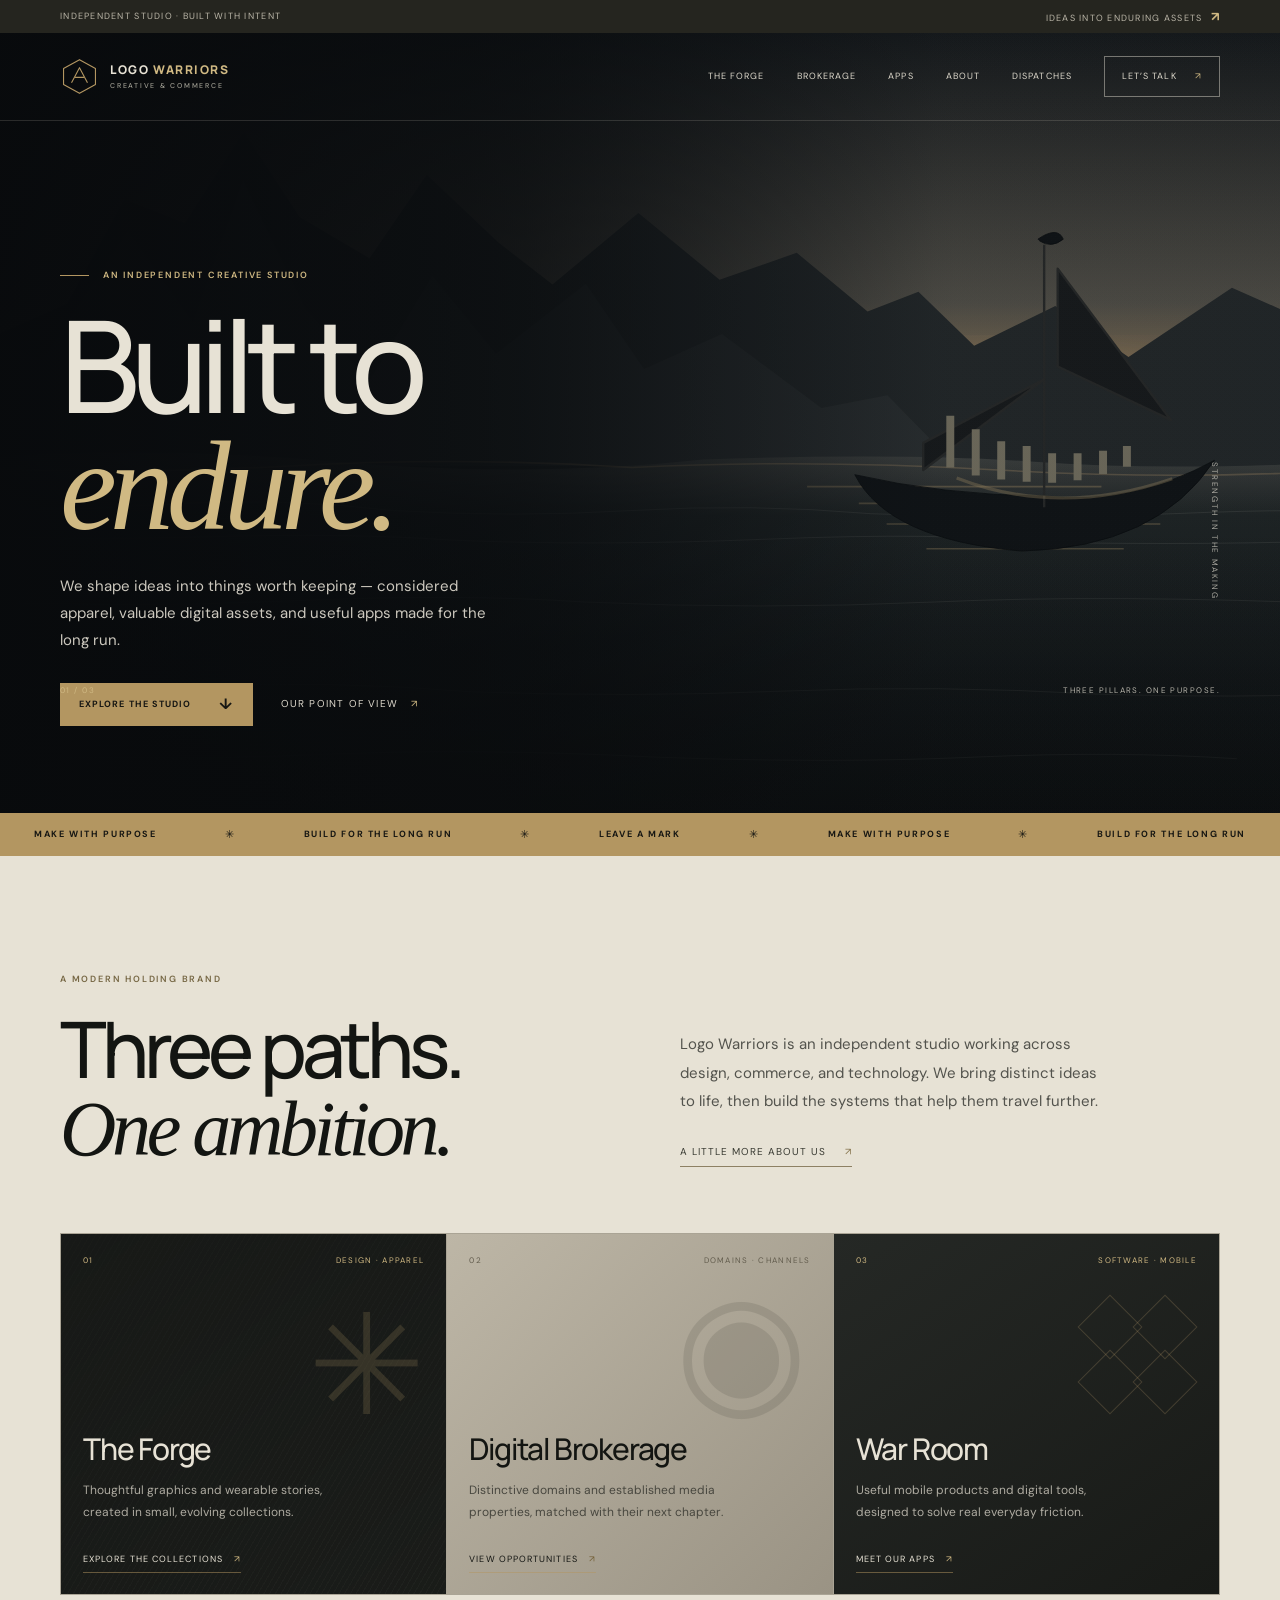
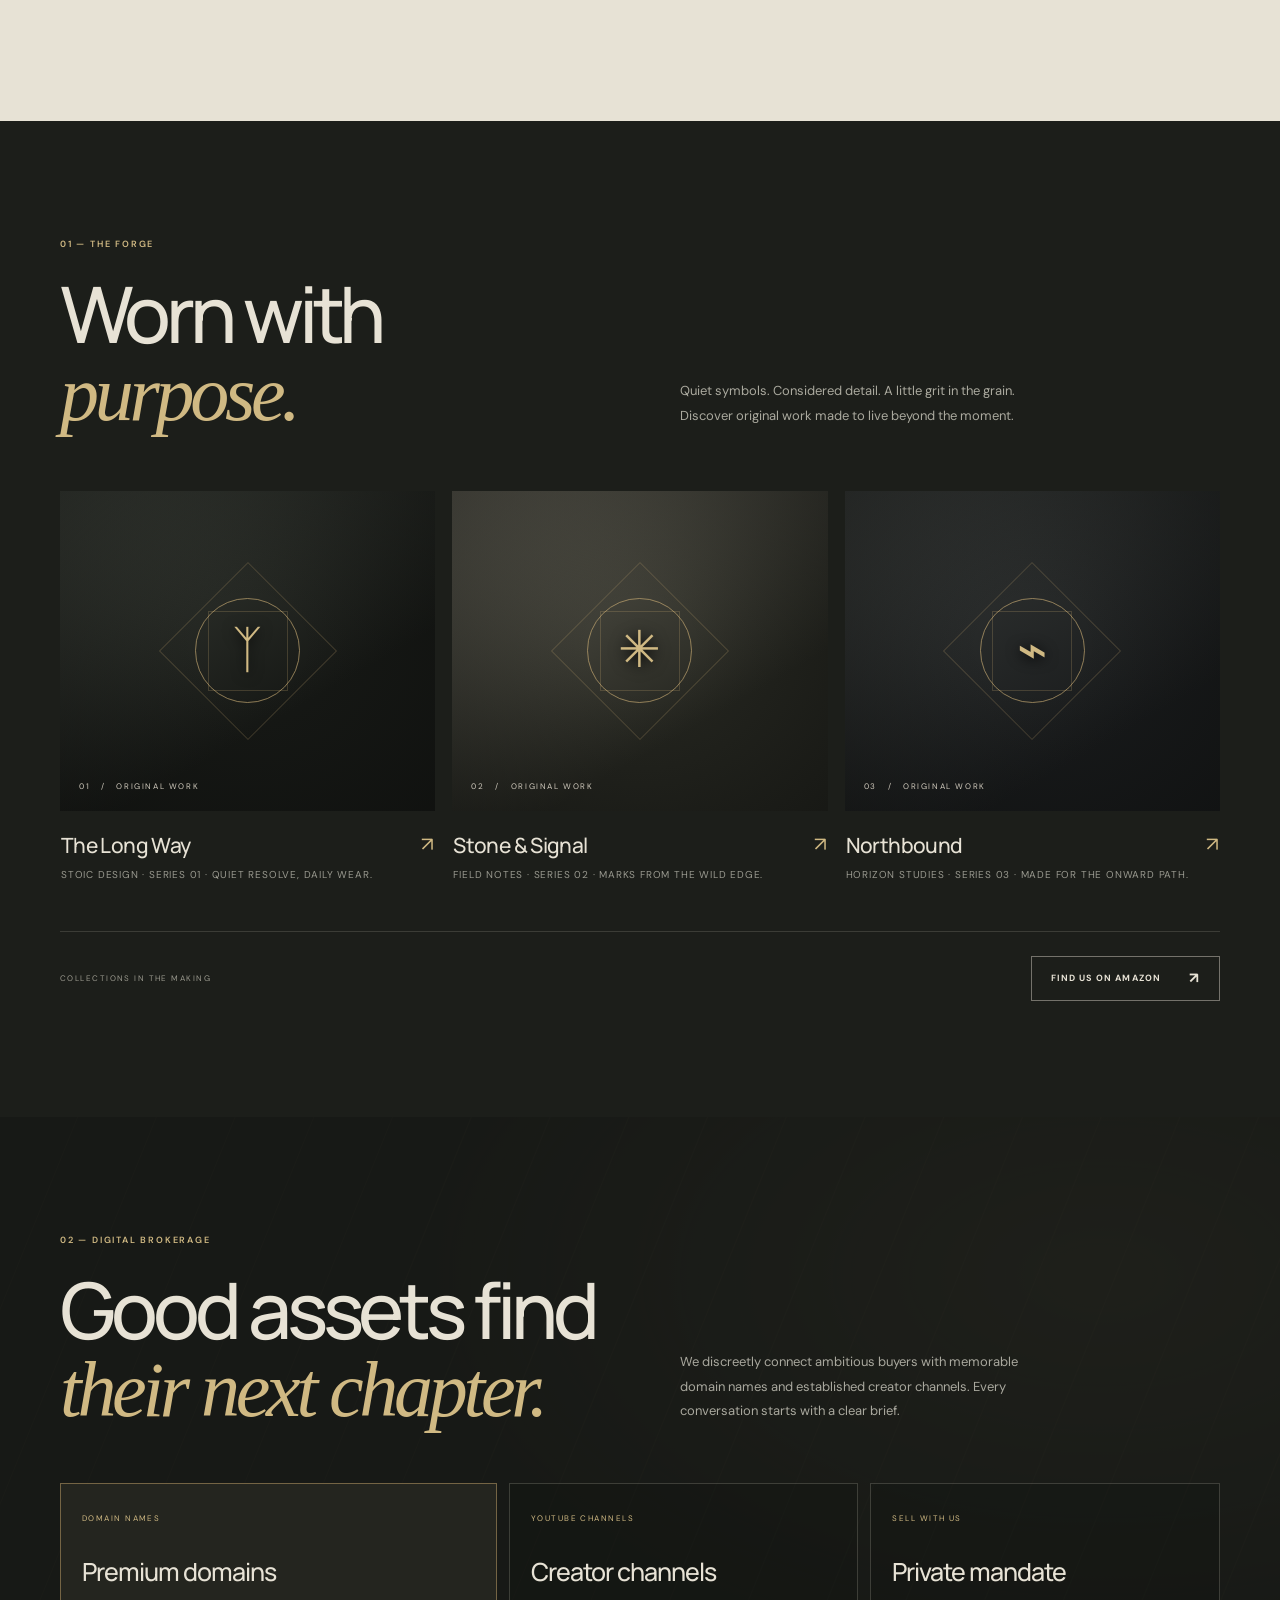
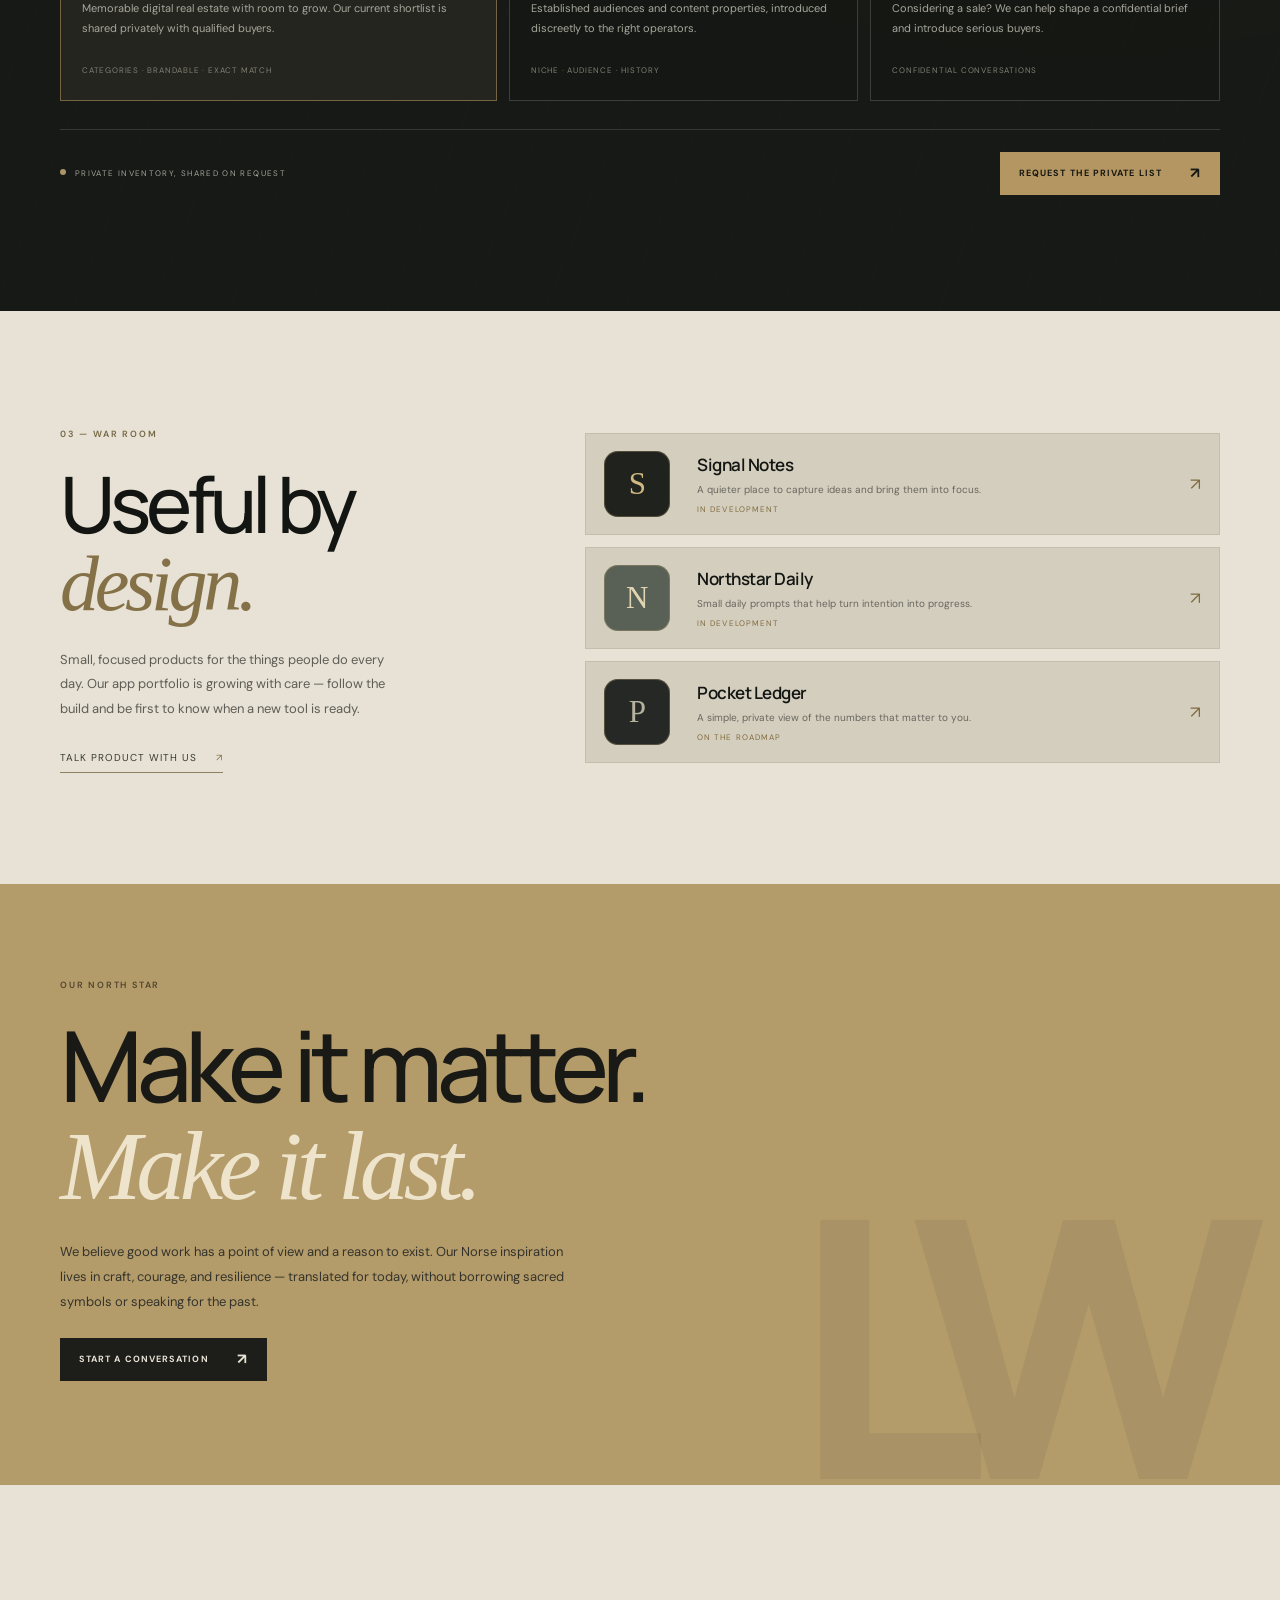
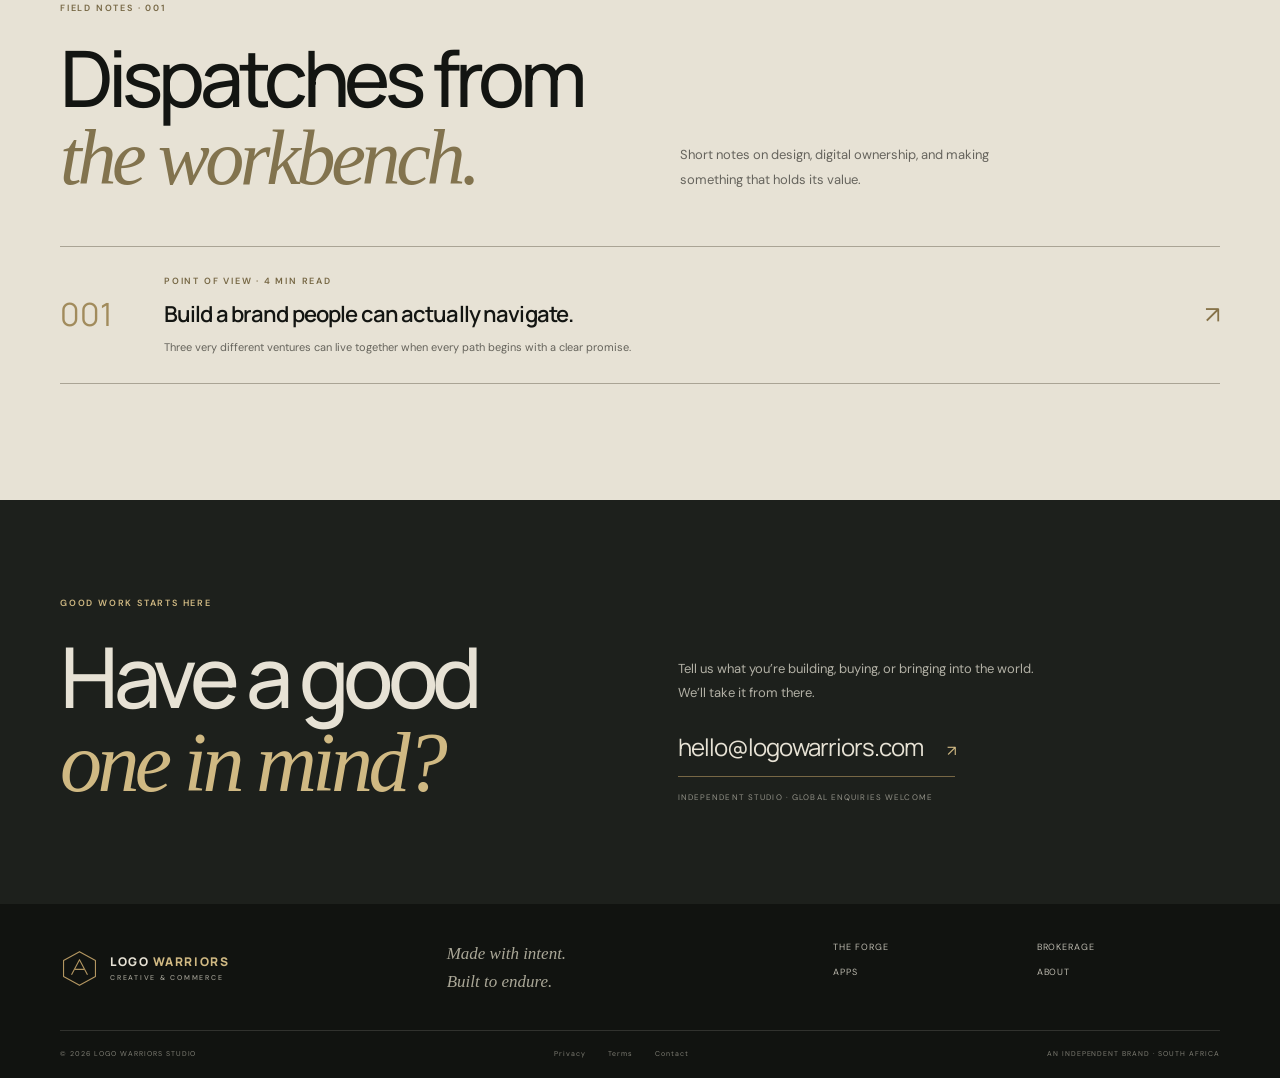
<file: index.html>
<!doctype html>
<html lang="en">
<head>
  <meta charset="utf-8">
  <meta name="viewport" content="width=device-width,initial-scale=1">
  <meta name="theme-color" content="#111310">
  <meta name="description" content="Logo Warriors is an independent creative and commerce studio forging distinctive apparel, brokering digital assets, and building useful apps.">
  <meta property="og:type" content="website">
  <meta property="og:title" content="Logo Warriors — Built to endure">
  <meta property="og:description" content="Apparel, digital assets and useful apps. Made with intent. Built to endure.">
  <meta property="og:url" content="https://logowarriors.com/">
  <meta property="og:image" content="https://logowarriors.com/assets/fjord-hero.svg">
  <meta name="twitter:card" content="summary_large_image">
  <link rel="canonical" href="https://logowarriors.com/">
  <title>Logo Warriors — Built to endure</title>
  <link rel="icon" href="/assets/favicon.svg" type="image/svg+xml">
  <link rel="preconnect" href="https://fonts.googleapis.com">
  <link rel="preconnect" href="https://fonts.gstatic.com" crossorigin>
  <link href="https://fonts.googleapis.com/css2?family=DM+Sans:wght@400;500;600;700&family=Manrope:wght@400;500;600;700;800&display=swap" rel="stylesheet">
  <link rel="stylesheet" href="/styles.css">
  <script type="application/ld+json">{"@context":"https://schema.org","@type":"Organization","name":"Logo Warriors","url":"https://logowarriors.com","description":"Independent creative and commerce studio."}</script>
</head>
<body>
  <a class="skip-link" href="#main">Skip to content</a>
  <div class="announcement"><span>Independent studio · Built with intent</span><span>Ideas into enduring assets <b>↗</b></span></div>
  <header class="site-header">
    <a class="brand" href="#home" aria-label="Logo Warriors home"><span class="brand-mark" aria-hidden="true"><svg viewBox="0 0 44 44"><path d="M22 3 40 13v18L22 41 4 31V13L22 3Z"/><path d="m13 29 9-17 9 17M17 23h10"/></svg></span><span class="brand-name">LOGO <em>WARRIORS</em><small>CREATIVE &amp; COMMERCE</small></span></a>
    <button class="menu-toggle" aria-expanded="false" aria-controls="primary-nav" aria-label="Open navigation"><span></span><span></span></button>
    <nav id="primary-nav" class="primary-nav" aria-label="Primary navigation"><a href="#forge">The Forge</a><a href="#brokerage">Brokerage</a><a href="#apps">Apps</a><a href="#about">About</a><a href="#dispatches">Dispatches</a><a class="nav-contact" href="#contact">Let’s talk <span>↗</span></a></nav>
  </header>
  <main id="main">
    <section class="hero" id="home" aria-labelledby="hero-title"><div class="hero-art" role="img" aria-label="A longship crossing a misty fjord at dawn"></div><div class="hero-shade"></div><div class="hero-content wrap"><p class="eyebrow"><span class="eyebrow-line"></span> AN INDEPENDENT CREATIVE STUDIO</p><h1 id="hero-title">Built to<br><i>endure.</i></h1><p class="hero-intro">We shape ideas into things worth keeping — considered apparel, valuable digital assets, and useful apps made for the long run.</p><div class="hero-actions"><a class="button button-brass" href="#pillars">Explore the studio <span>↓</span></a><a class="text-link" href="#about">Our point of view <span>↗</span></a></div><div class="hero-index"><span>01 / 03</span><span>THREE PILLARS. ONE PURPOSE.</span></div></div><div class="hero-vertical">STRENGTH IN THE MAKING</div></section>
    <section class="ticker" aria-label="Studio principles"><div class="ticker-track"><span>MAKE WITH PURPOSE</span><b>✳</b><span>BUILD FOR THE LONG RUN</span><b>✳</b><span>LEAVE A MARK</span><b>✳</b><span>MAKE WITH PURPOSE</span><b>✳</b><span>BUILD FOR THE LONG RUN</span></div></section>
    <section class="intro section-pad" id="pillars"><div class="wrap intro-grid"><div><p class="eyebrow dark-eyebrow">A MODERN HOLDING BRAND</p><h2>Three paths.<br><i>One ambition.</i></h2></div><div class="intro-copy"><p>Logo Warriors is an independent studio working across design, commerce, and technology. We bring distinct ideas to life, then build the systems that help them travel further.</p><a class="underlined" href="#about">A little more about us <span>↗</span></a></div></div><div class="wrap pillar-grid">
      <article class="pillar pillar-apparel"><div class="pillar-top"><span>01</span><span>DESIGN · APPAREL</span></div><div class="pillar-symbol symbol-thread" aria-hidden="true">✳</div><div class="pillar-body"><h3>The Forge</h3><p>Thoughtful graphics and wearable stories, created in small, evolving collections.</p><a class="arrow-link" href="#forge">Explore the collections <span>↗</span></a></div></article>
      <article class="pillar pillar-broker"><div class="pillar-top"><span>02</span><span>DOMAINS · CHANNELS</span></div><div class="pillar-symbol symbol-orbit" aria-hidden="true">◉</div><div class="pillar-body"><h3>Digital Brokerage</h3><p>Distinctive domains and established media properties, matched with their next chapter.</p><a class="arrow-link" href="#brokerage">View opportunities <span>↗</span></a></div></article>
      <article class="pillar pillar-apps"><div class="pillar-top"><span>03</span><span>SOFTWARE · MOBILE</span></div><div class="pillar-symbol symbol-grid" aria-hidden="true"><span></span><span></span><span></span><span></span></div><div class="pillar-body"><h3>War Room</h3><p>Useful mobile products and digital tools, designed to solve real everyday friction.</p><a class="arrow-link" href="#apps">Meet our apps <span>↗</span></a></div></article>
    </div></section>
    <section class="feature section-pad" id="forge"><div class="wrap feature-head"><div><p class="eyebrow">01 — THE FORGE</p><h2>Worn with <i>purpose.</i></h2></div><p>Quiet symbols. Considered detail. A little grit in the grain. Discover original work made to live beyond the moment.</p></div><div class="wrap collection-grid" id="collections"></div><div class="wrap feature-foot"><span>COLLECTIONS IN THE MAKING</span><a class="button button-outline" href="https://www.amazon.com/" target="_blank" rel="noopener noreferrer">Find us on Amazon <span>↗</span></a></div></section>
    <section class="brokerage section-pad" id="brokerage"><div class="brokerage-texture"></div><div class="wrap"><div class="feature-head"><div><p class="eyebrow">02 — DIGITAL BROKERAGE</p><h2>Good assets find<br><i>their next chapter.</i></h2></div><p>We discreetly connect ambitious buyers with memorable domain names and established creator channels. Every conversation starts with a clear brief.</p></div><div class="brokerage-grid" id="listings"></div><div class="brokerage-bottom"><div><span class="status-dot"></span>PRIVATE INVENTORY, SHARED ON REQUEST</div><a class="button button-brass" href="#contact">Request the private list <span>↗</span></a></div></div></section>
    <section class="apps-section section-pad" id="apps"><div class="wrap apps-layout"><div class="apps-copy"><p class="eyebrow dark-eyebrow">03 — WAR ROOM</p><h2>Useful by<br><i>design.</i></h2><p>Small, focused products for the things people do every day. Our app portfolio is growing with care — follow the build and be first to know when a new tool is ready.</p><a class="underlined" href="#contact">Talk product with us <span>↗</span></a></div><div class="app-cards" id="app-cards"></div></div></section>
    <section class="manifesto" id="about"><div class="wrap manifesto-inner"><p class="eyebrow">OUR NORTH STAR</p><h2>Make it matter.<br><i>Make it last.</i></h2><p>We believe good work has a point of view and a reason to exist. Our Norse inspiration lives in craft, courage, and resilience — translated for today, without borrowing sacred symbols or speaking for the past.</p><a class="button button-light" href="#contact">Start a conversation <span>↗</span></a><div class="manifesto-mark" aria-hidden="true">LW</div></div></section>
    <section class="dispatches section-pad" id="dispatches"><div class="wrap feature-head"><div><p class="eyebrow dark-eyebrow">FIELD NOTES · 001</p><h2>Dispatches from<br><i>the workbench.</i></h2></div><p>Short notes on design, digital ownership, and making something that holds its value.</p></div><div class="wrap dispatch-card"><div class="dispatch-number">001</div><div><p class="eyebrow dark-eyebrow">POINT OF VIEW · 4 MIN READ</p><h3>Build a brand people can actually navigate.</h3><p>Three very different ventures can live together when every path begins with a clear promise.</p></div><a class="dispatch-arrow" href="#about" aria-label="Read our point of view">↗</a></div></section>
    <section class="contact-section" id="contact"><div class="wrap contact-grid"><div><p class="eyebrow">GOOD WORK STARTS HERE</p><h2>Have a good<br><i>one in mind?</i></h2></div><div class="contact-info"><p>Tell us what you’re building, buying, or bringing into the world. We’ll take it from there.</p><a class="contact-email" data-email href="mailto:hello@logowarriors.com">hello@logowarriors.com <span>↗</span></a><span class="reply-note">Independent studio · Global enquiries welcome</span></div></div></section>
  </main>
  <footer class="site-footer"><div class="wrap footer-top"><a class="brand footer-brand" href="#home"><span class="brand-mark" aria-hidden="true"><svg viewBox="0 0 44 44"><path d="M22 3 40 13v18L22 41 4 31V13L22 3Z"/><path d="m13 29 9-17 9 17M17 23h10"/></svg></span><span class="brand-name">LOGO <em>WARRIORS</em><small>CREATIVE &amp; COMMERCE</small></span></a><p>Made with intent.<br>Built to endure.</p><nav aria-label="Footer navigation"><a href="#forge">The Forge</a><a href="#brokerage">Brokerage</a><a href="#apps">Apps</a><a href="#about">About</a></nav></div><div class="wrap footer-bottom"><span>© <span id="year"></span> LOGO WARRIORS STUDIO</span><div><a href="/privacy.html">Privacy</a><a href="/terms.html">Terms</a><a href="mailto:hello@logowarriors.com">Contact</a></div><span>AN INDEPENDENT BRAND · SOUTH AFRICA</span></div></footer>
  <script src="/script.js" defer></script>
</body>
</html>
</file>
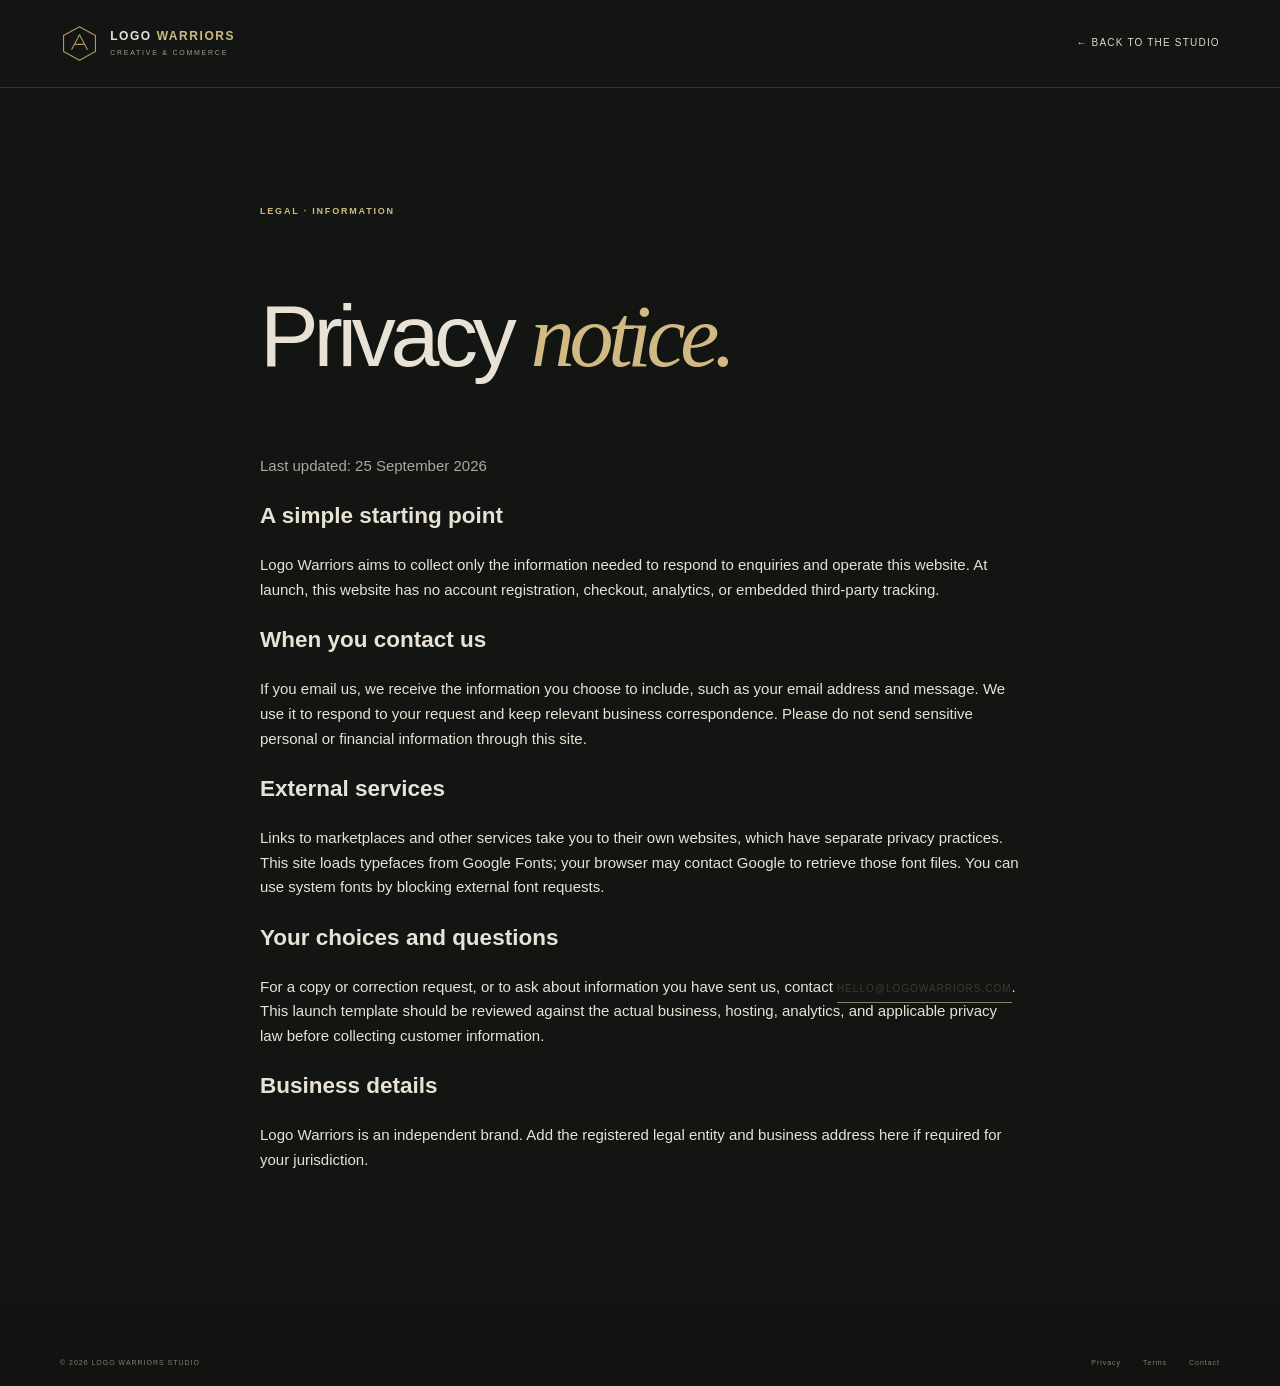
<file: privacy.html>
<!doctype html><html lang="en"><head><meta charset="utf-8"><meta name="viewport" content="width=device-width,initial-scale=1"><meta name="theme-color" content="#111310"><meta name="description" content="Logo Warriors privacy information."><title>Privacy · Logo Warriors</title><link rel="icon" href="/assets/favicon.svg" type="image/svg+xml"><link rel="stylesheet" href="/styles.css"></head><body><header class="site-header" style="position:relative;top:0;background:#131512"><a class="brand" href="/"><span class="brand-mark"><svg viewBox="0 0 44 44"><path d="M22 3 40 13v18L22 41 4 31V13L22 3Z"/><path d="m13 29 9-17 9 17M17 23h10"/></svg></span><span class="brand-name">LOGO <em>WARRIORS</em><small>CREATIVE &amp; COMMERCE</small></span></a><a class="text-link" href="/">← Back to the studio</a></header><main class="section-pad"><article class="wrap" style="max-width:760px"><p class="eyebrow">LEGAL · INFORMATION</p><h1 style="font:500 clamp(52px,8vw,88px)/1 var(--display);letter-spacing:-.06em">Privacy <i style="font-family:Georgia,serif;color:var(--brass-light)">notice.</i></h1><p style="color:#aaa99e;margin-top:32px">Last updated: 25 September 2026</p><h2>A simple starting point</h2><p>Logo Warriors aims to collect only the information needed to respond to enquiries and operate this website. At launch, this website has no account registration, checkout, analytics, or embedded third-party tracking.</p><h2>When you contact us</h2><p>If you email us, we receive the information you choose to include, such as your email address and message. We use it to respond to your request and keep relevant business correspondence. Please do not send sensitive personal or financial information through this site.</p><h2>External services</h2><p>Links to marketplaces and other services take you to their own websites, which have separate privacy practices. This site loads typefaces from Google Fonts; your browser may contact Google to retrieve those font files. You can use system fonts by blocking external font requests.</p><h2>Your choices and questions</h2><p>For a copy or correction request, or to ask about information you have sent us, contact <a class="underlined" href="mailto:hello@logowarriors.com">hello@logowarriors.com</a>. This launch template should be reviewed against the actual business, hosting, analytics, and applicable privacy law before collecting customer information.</p><h2>Business details</h2><p>Logo Warriors is an independent brand. Add the registered legal entity and business address here if required for your jurisdiction.</p></article></main><footer class="site-footer"><div class="wrap footer-bottom"><span>© 2026 LOGO WARRIORS STUDIO</span><div><a href="/privacy.html">Privacy</a><a href="/terms.html">Terms</a><a href="mailto:hello@logowarriors.com">Contact</a></div></div></footer></body></html>
</file>
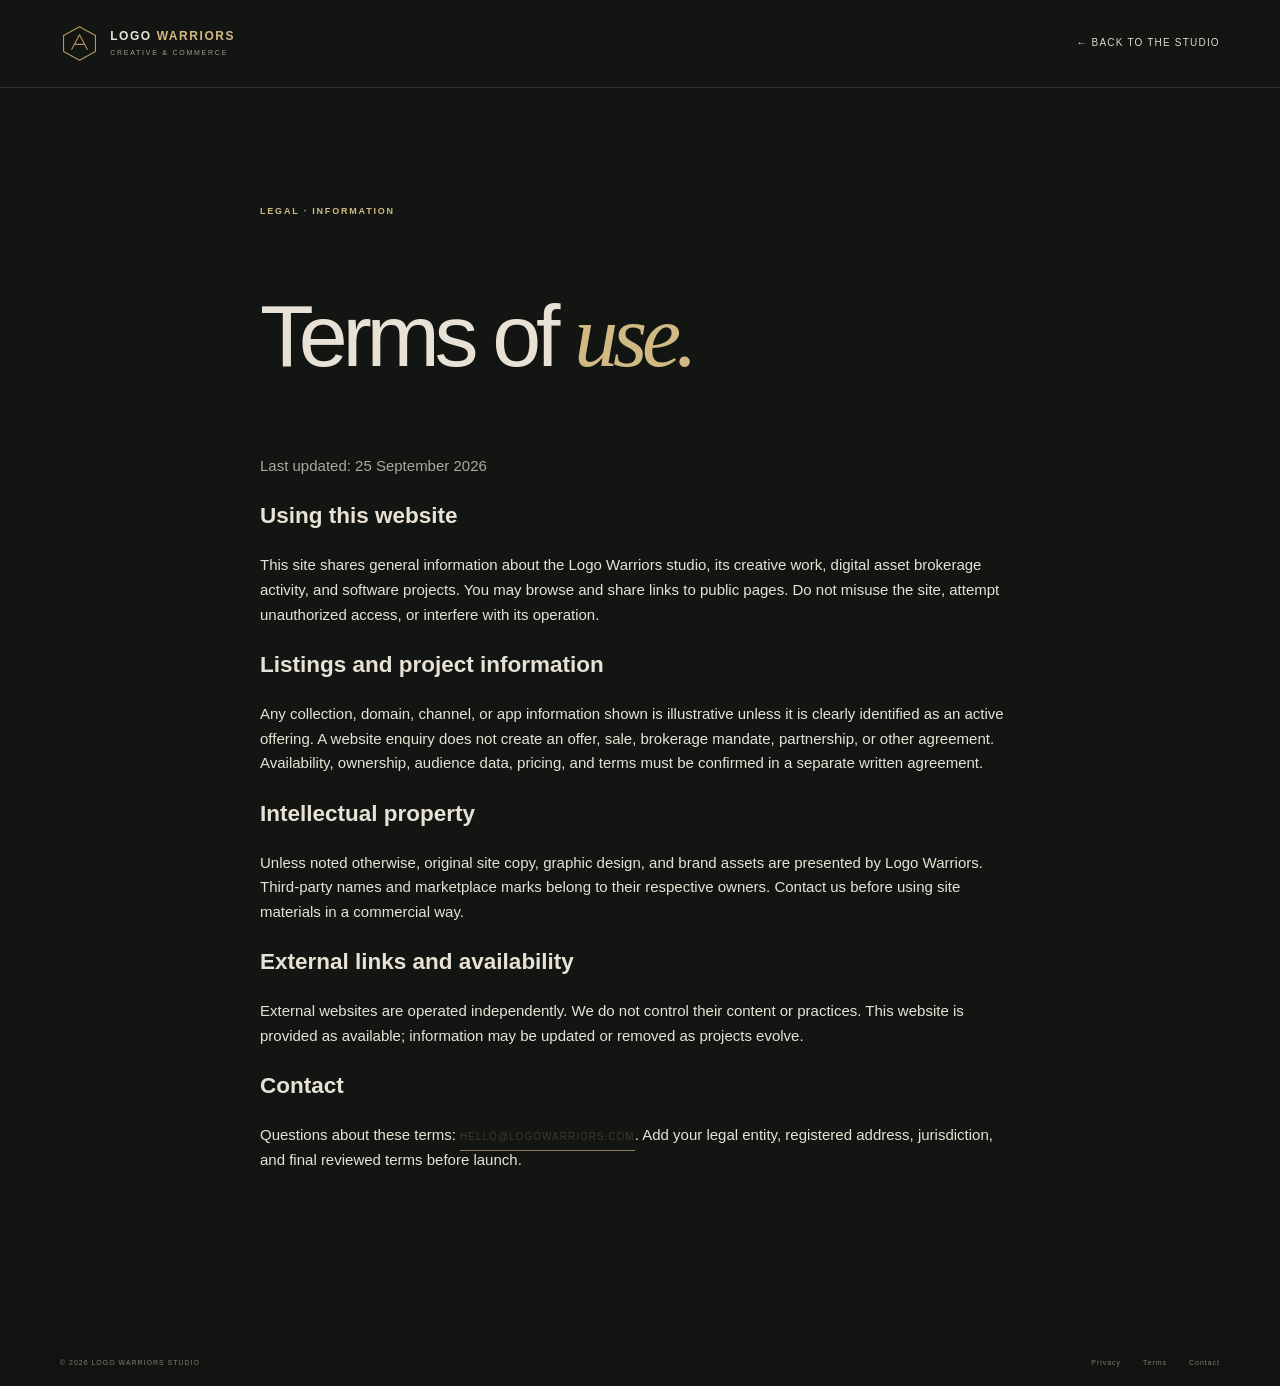
<file: terms.html>
<!doctype html><html lang="en"><head><meta charset="utf-8"><meta name="viewport" content="width=device-width,initial-scale=1"><meta name="theme-color" content="#111310"><meta name="description" content="Logo Warriors website terms of use."><title>Terms · Logo Warriors</title><link rel="icon" href="/assets/favicon.svg" type="image/svg+xml"><link rel="stylesheet" href="/styles.css"></head><body><header class="site-header" style="position:relative;top:0;background:#131512"><a class="brand" href="/"><span class="brand-mark"><svg viewBox="0 0 44 44"><path d="M22 3 40 13v18L22 41 4 31V13L22 3Z"/><path d="m13 29 9-17 9 17M17 23h10"/></svg></span><span class="brand-name">LOGO <em>WARRIORS</em><small>CREATIVE &amp; COMMERCE</small></span></a><a class="text-link" href="/">← Back to the studio</a></header><main class="section-pad"><article class="wrap" style="max-width:760px"><p class="eyebrow">LEGAL · INFORMATION</p><h1 style="font:500 clamp(52px,8vw,88px)/1 var(--display);letter-spacing:-.06em">Terms of <i style="font-family:Georgia,serif;color:var(--brass-light)">use.</i></h1><p style="color:#aaa99e;margin-top:32px">Last updated: 25 September 2026</p><h2>Using this website</h2><p>This site shares general information about the Logo Warriors studio, its creative work, digital asset brokerage activity, and software projects. You may browse and share links to public pages. Do not misuse the site, attempt unauthorized access, or interfere with its operation.</p><h2>Listings and project information</h2><p>Any collection, domain, channel, or app information shown is illustrative unless it is clearly identified as an active offering. A website enquiry does not create an offer, sale, brokerage mandate, partnership, or other agreement. Availability, ownership, audience data, pricing, and terms must be confirmed in a separate written agreement.</p><h2>Intellectual property</h2><p>Unless noted otherwise, original site copy, graphic design, and brand assets are presented by Logo Warriors. Third-party names and marketplace marks belong to their respective owners. Contact us before using site materials in a commercial way.</p><h2>External links and availability</h2><p>External websites are operated independently. We do not control their content or practices. This website is provided as available; information may be updated or removed as projects evolve.</p><h2>Contact</h2><p>Questions about these terms: <a class="underlined" href="mailto:hello@logowarriors.com">hello@logowarriors.com</a>. Add your legal entity, registered address, jurisdiction, and final reviewed terms before launch.</p></article></main><footer class="site-footer"><div class="wrap footer-bottom"><span>© 2026 LOGO WARRIORS STUDIO</span><div><a href="/privacy.html">Privacy</a><a href="/terms.html">Terms</a><a href="mailto:hello@logowarriors.com">Contact</a></div></div></footer></body></html>
</file>
<file: styles.css>
:root{--ink:#131512;--ink-2:#1c1e1a;--bone:#e7e2d5;--paper:#d8d2c4;--muted:#87877c;--brass:#b39661;--brass-light:#d0b983;--line:rgba(231,226,213,.15);--sans:'DM Sans',Arial,sans-serif;--display:'Manrope','DM Sans',sans-serif}*{box-sizing:border-box}html{scroll-behavior:smooth;scroll-padding-top:90px}body{margin:0;background:var(--ink);color:var(--bone);font-family:var(--sans);font-size:15px;line-height:1.65;-webkit-font-smoothing:antialiased}a{color:inherit;text-decoration:none}button{font:inherit}.wrap{width:min(1160px,calc(100% - 56px));margin-inline:auto}.skip-link{position:absolute;top:-50px;left:20px;z-index:99;background:var(--bone);color:var(--ink);padding:10px 16px}.skip-link:focus{top:12px}.announcement{height:33px;padding:0 4.7%;display:flex;align-items:center;justify-content:space-between;background:#25251f;color:#bbb6a8;font-size:9px;letter-spacing:.14em;text-transform:uppercase}.announcement b{color:var(--brass-light);font-size:13px;margin-left:5px}.site-header{height:88px;padding:0 4.7%;display:flex;align-items:center;justify-content:space-between;border-bottom:1px solid var(--line);position:absolute;top:33px;left:0;right:0;z-index:10}.brand{display:flex;align-items:center;gap:11px}.brand-mark{width:39px;height:39px;display:block}.brand-mark svg{width:100%;height:100%;fill:none;stroke:var(--brass);stroke-width:1.25;stroke-linejoin:round}.brand-name{font-family:var(--display);font-size:12px;font-weight:800;letter-spacing:.13em;line-height:1.15}.brand-name em{font-style:normal;color:var(--brass-light)}.brand-name small{display:block;font-family:var(--sans);font-weight:500;font-size:7px;letter-spacing:.25em;color:#9f9d92;margin-top:5px}.primary-nav{display:flex;align-items:center;gap:32px;text-transform:uppercase;font-size:9px;letter-spacing:.12em;color:#ded9cc}.primary-nav a{transition:color .2s}.primary-nav a:hover,.underlined:hover,.arrow-link:hover{color:var(--brass-light)}.nav-contact{border:1px solid rgba(231,226,213,.45);padding:12px 17px}.nav-contact span{margin-left:15px;color:var(--brass-light)}.menu-toggle{display:none}.hero{height:min(780px,calc(100svh - 33px));min-height:650px;position:relative;overflow:hidden;padding-top:121px;background:#121517}.hero-art,.hero-shade{position:absolute;inset:0}.hero-art{background-image:url('/assets/fjord-hero.svg');background-size:cover;background-position:center 51%;transform:scale(1.02)}.hero-shade{background:linear-gradient(90deg,rgba(8,10,12,.88) 0%,rgba(8,10,12,.62) 37%,rgba(8,10,12,.08) 73%),linear-gradient(0deg,rgba(11,13,13,.66),transparent 36%)}.hero-content{position:relative;z-index:1;padding-top:114px}.eyebrow{margin:0 0 23px;color:var(--brass-light);font-size:9px;font-weight:600;letter-spacing:.2em;text-transform:uppercase}.eyebrow-line{display:inline-block;width:29px;height:1px;background:var(--brass);vertical-align:middle;margin-right:10px}.hero h1,.feature h2,.brokerage h2,.apps-section h2,.manifesto h2,.dispatches h2,.contact-section h2,.intro h2{font-family:var(--display);font-weight:500;letter-spacing:-.065em;line-height:.99;margin:0}.hero h1{font-size:clamp(74px,10vw,140px);line-height:.91}.hero h1 i,.feature h2 i,.brokerage h2 i,.apps-section h2 i,.manifesto h2 i,.dispatches h2 i,.contact-section h2 i,.intro h2 i{font-family:Georgia,serif;font-weight:400;letter-spacing:-.055em}.hero h1 i{color:var(--brass-light)}.hero-intro{max-width:440px;color:#ccc8be;font-size:15px;line-height:1.8;margin:28px 0 29px}.hero-actions{display:flex;align-items:center;gap:28px}.button{display:inline-flex;align-items:center;justify-content:space-between;gap:28px;padding:14px 19px;font-size:9px;font-weight:700;letter-spacing:.12em;text-transform:uppercase;transition:background .2s,color .2s,border .2s}.button span{font-size:15px;line-height:1}.button-brass{background:var(--brass);color:#171713}.button-brass:hover{background:var(--brass-light)}.button-outline{border:1px solid rgba(231,226,213,.43)}.button-outline:hover{border-color:var(--brass-light);color:var(--brass-light)}.text-link{font-size:10px;text-transform:uppercase;letter-spacing:.12em;color:#ded9cd}.text-link span{color:var(--brass-light);margin-left:9px}.hero-index{position:absolute;top:530px;left:0;right:0;display:flex;justify-content:space-between;color:#b6b3a9;font-size:8px;letter-spacing:.18em}.hero-index span:first-child{color:var(--brass-light)}.hero-vertical{position:absolute;right:4.6%;top:55%;writing-mode:vertical-rl;font-size:8px;letter-spacing:.2em;color:rgba(231,226,213,.7)}.ticker{background:var(--brass);color:#171713;overflow:hidden;height:43px;display:flex;align-items:center}.ticker-track{width:100%;display:flex;justify-content:space-around;align-items:center;white-space:nowrap;font-size:9px;font-weight:700;letter-spacing:.18em}.ticker-track b{font-size:11px;font-weight:400}.section-pad{padding:116px 0}.intro{background:var(--bone);color:var(--ink);padding-bottom:126px}.intro-grid,.feature-head{display:grid;grid-template-columns:1fr 1fr;gap:80px;align-items:end}.dark-eyebrow{color:#766744}.intro h2,.feature h2,.brokerage h2,.apps-section h2,.dispatches h2{font-size:clamp(48px,6.5vw,78px)}.intro-copy{max-width:425px;padding-bottom:5px}.intro-copy p{color:#53534d;line-height:1.9;margin:0 0 22px}.underlined{font-size:10px;letter-spacing:.1em;text-transform:uppercase;border-bottom:1px solid #8d8063;padding-bottom:8px;color:#393a32}.underlined span{margin-left:15px;color:#86744d}.pillar-grid{display:grid;grid-template-columns:repeat(3,1fr);gap:1px;background:#aaa495;margin-top:66px;border:1px solid #aaa495}.pillar{min-height:360px;padding:20px 22px 25px;position:relative;overflow:hidden;display:flex;flex-direction:column;background:#d7d1c4}.pillar-apparel{background:linear-gradient(145deg,rgba(22,24,22,.92),rgba(22,24,22,.74)),repeating-linear-gradient(120deg,#393b34 0,#393b34 1px,#242621 1px,#242621 5px);color:var(--bone)}.pillar-broker{background:linear-gradient(135deg,#bdb6a6,#9a9384);color:var(--ink)}.pillar-apps{background:linear-gradient(145deg,#252825,#181a17);color:var(--bone)}.pillar-top{display:flex;justify-content:space-between;font-size:8px;letter-spacing:.16em;color:var(--brass-light);position:relative;z-index:2}.pillar-broker .pillar-top{color:#625c4d}.pillar-symbol{position:absolute;right:21px;top:62px;color:rgba(188,160,108,.19)}.symbol-thread{font-size:140px;line-height:1}.symbol-orbit{font-size:152px;line-height:1;right:25px;top:38px;color:rgba(45,45,38,.13)}.symbol-grid{display:grid;grid-template-columns:repeat(2,46px);gap:9px;right:31px;top:70px}.symbol-grid span{height:46px;border:1px solid rgba(188,160,108,.24);transform:rotate(45deg)}.pillar-body{position:relative;z-index:2;margin-top:auto;max-width:320px}.pillar h3{font-family:var(--display);font-size:30px;letter-spacing:-.04em;margin:0 0 7px;font-weight:500}.pillar p{font-size:12px;max-width:280px;line-height:1.8;color:rgba(231,226,213,.72);margin:0 0 21px}.pillar-broker p{color:#48473f}.arrow-link{font-size:9px;letter-spacing:.12em;text-transform:uppercase;border-bottom:1px solid rgba(179,150,97,.5);padding-bottom:7px}.arrow-link span{color:var(--brass-light);margin-left:8px}.pillar-broker .arrow-link span{color:#735f35}.feature{background:var(--ink-2);position:relative}.feature-head>p{max-width:370px;color:#aaa99e;font-size:13px;line-height:1.9;align-self:end;margin-bottom:4px}.feature h2{color:var(--bone)}.feature h2 i{color:var(--brass-light)}.collection-grid{display:grid;grid-template-columns:repeat(3,1fr);gap:17px;margin-top:58px}.collection-card{min-width:0}.collection-visual{height:320px;position:relative;display:grid;place-items:center;overflow:hidden;background:#252721}.collection-visual:after{content:"";position:absolute;inset:0;background:radial-gradient(ellipse at 50% 48%,transparent 20%,rgba(10,11,10,.47) 100%)}.collection-art{width:100%;height:100%;position:absolute;inset:0;object-fit:cover;opacity:.77;filter:saturate(.55)}.collection-card:nth-child(1) .collection-visual{background:linear-gradient(150deg,#3c4039,#161815 66%)}.collection-card:nth-child(2) .collection-visual{background:linear-gradient(150deg,#615f54,#24251f 70%)}.collection-card:nth-child(3) .collection-visual{background:linear-gradient(150deg,#393c3a,#181a1b 75%)}.collection-emblem{z-index:1;position:relative;width:105px;height:105px;display:grid;place-items:center;border:1px solid rgba(197,169,114,.68);border-radius:50%;font-family:Georgia,serif;color:var(--brass-light);font-size:51px;text-shadow:0 2px 14px #000}.collection-emblem:before,.collection-emblem:after{content:"";position:absolute;width:124px;height:124px;border:1px solid rgba(197,169,114,.23);transform:rotate(45deg)}.collection-emblem:after{width:78px;height:78px;transform:rotate(0deg)}.collection-label{position:absolute;bottom:17px;left:19px;z-index:2;font-size:8px;letter-spacing:.2em;color:#d0cabd}.collection-copy{padding:17px 1px 0;display:flex;align-items:flex-start;justify-content:space-between}.collection-copy h3{font-family:var(--display);font-size:21px;font-weight:500;margin:0;letter-spacing:-.03em}.collection-copy p{margin:5px 0 0;font-size:10px;letter-spacing:.08em;text-transform:uppercase;color:#99998f}.collection-arrow{font-size:20px;color:var(--brass-light)}.feature-foot{display:flex;align-items:center;justify-content:space-between;margin-top:47px;border-top:1px solid var(--line);padding-top:24px}.feature-foot>span{font-size:8px;letter-spacing:.18em;color:#9a998e}.brokerage{background:#171916;position:relative;overflow:hidden}.brokerage-texture{position:absolute;inset:0;opacity:.15;background:repeating-linear-gradient(112deg,transparent 0,transparent 71px,rgba(197,169,114,.12) 72px,transparent 73px),radial-gradient(ellipse at 86% 20%,#494535,transparent 48%)}.brokerage .wrap{position:relative}.brokerage h2 i{color:var(--brass-light)}.brokerage .feature-head>p{color:#a9a89e}.brokerage-grid{display:grid;grid-template-columns:1.25fr 1fr 1fr;gap:12px;margin-top:55px}.listing-card{border:1px solid rgba(231,226,213,.19);padding:20px 21px;min-height:205px;background:rgba(12,14,12,.22)}.listing-card.featured-listing{background:#24251f;border-color:rgba(179,150,97,.56)}.listing-kind{font-size:8px;letter-spacing:.18em;text-transform:uppercase;color:var(--brass-light)}.listing-card h3{font-family:var(--display);font-size:25px;font-weight:500;letter-spacing:-.04em;margin:22px 0 7px}.listing-card p{font-size:11px;line-height:1.8;color:#a8a79c;margin:0 0 17px}.listing-card small{font-size:8px;letter-spacing:.1em;color:#817f74;text-transform:uppercase}.listing-cta{font-size:8px;letter-spacing:.12em;text-transform:uppercase;color:var(--brass-light)}.brokerage-bottom{border-top:1px solid var(--line);margin-top:28px;padding-top:22px;display:flex;align-items:center;justify-content:space-between}.brokerage-bottom>div{font-size:8px;letter-spacing:.17em;color:#a3a198}.status-dot{display:inline-block;width:6px;height:6px;border-radius:50%;background:#a99568;margin-right:9px;vertical-align:1px}.apps-section{background:var(--bone);color:var(--ink)}.apps-layout{display:grid;grid-template-columns:.83fr 1.17fr;gap:75px;align-items:center}.apps-section h2{color:var(--ink)}.apps-section h2 i{color:#857147}.apps-copy>p:not(.eyebrow){font-size:13px;color:#5e5d56;line-height:1.9;max-width:350px;margin:25px 0 22px}.app-cards{display:grid;gap:12px}.app-card{display:grid;grid-template-columns:75px 1fr auto;align-items:center;gap:18px;padding:17px 18px;background:#d4cebf;border:1px solid #c5bead}.app-icon{width:66px;height:66px;background:#20221d;color:var(--brass-light);display:grid;place-items:center;font-family:Georgia,serif;font-size:31px;border-radius:14px;box-shadow:inset 0 0 0 1px rgba(195,168,112,.3)}.app-card:nth-child(2) .app-icon{background:#596055;color:#e1d4b3}.app-card:nth-child(3) .app-icon{background:#252825;color:#b5b39e}.app-card h3{font-family:var(--display);font-size:17px;font-weight:600;margin:0 0 3px;letter-spacing:-.03em}.app-card p{font-size:10px;color:#68665e;margin:0;line-height:1.6}.app-card small{font-size:8px;letter-spacing:.13em;text-transform:uppercase;color:#806b3e;display:block;margin-top:5px}.app-card .app-arrow{font-size:17px;color:#806b3e}.manifesto{background:#b49b6a;color:#191a16;padding:94px 0 104px;position:relative;overflow:hidden}.manifesto-inner{position:relative;z-index:1}.manifesto .eyebrow{color:#51462f}.manifesto h2{font-size:clamp(58px,8vw,98px)}.manifesto h2 i{color:#eee3cb}.manifesto-inner>p:not(.eyebrow){max-width:510px;margin:25px 0 24px;color:#34342c;font-size:13px;line-height:1.9}.button-light{background:#1d1e19;color:var(--bone)}.button-light:hover{background:#33342c}.manifesto-mark{position:absolute;right:0;bottom:-140px;font-family:var(--display);font-size:360px;font-weight:800;letter-spacing:-.13em;line-height:1;color:rgba(37,37,28,.07);pointer-events:none}.dispatches{background:var(--bone);color:var(--ink)}.dispatches .feature-head>p{color:#66645d}.dispatches h2 i{color:#82734e}.dispatch-card{display:grid;grid-template-columns:80px 1fr 48px;gap:24px;align-items:center;border-top:1px solid #aaa495;border-bottom:1px solid #aaa495;padding:27px 0;margin-top:49px}.dispatch-number{font-family:var(--display);font-size:32px;color:#a18b5c}.dispatch-card .eyebrow{margin-bottom:8px}.dispatch-card h3{font-family:var(--display);font-size:22px;font-weight:600;letter-spacing:-.04em;margin:0}.dispatch-card>div:nth-child(2)>p:last-child{font-size:11px;color:#65635b;margin:5px 0 0}.dispatch-arrow{font-size:24px;color:#857147;text-align:right}.contact-section{background:#1d201c;padding:96px 0 100px}.contact-grid{display:grid;grid-template-columns:1fr 1fr;gap:75px;align-items:end}.contact-section h2{font-size:clamp(55px,7vw,84px)}.contact-section h2 i{color:var(--brass-light)}.contact-info p{color:#b2b0a5;line-height:1.85;max-width:370px;margin:0 0 22px;font-size:13px}.contact-email{display:inline-block;font-family:var(--display);font-size:24px;letter-spacing:-.04em;border-bottom:1px solid rgba(179,150,97,.6);padding-bottom:9px}.contact-email span{font-family:var(--sans);font-size:15px;color:var(--brass-light);margin-left:20px}.reply-note{display:block;color:#929187;font-size:8px;letter-spacing:.14em;text-transform:uppercase;margin-top:14px}.site-footer{background:#111310;padding:36px 0 18px}.footer-top{display:grid;grid-template-columns:1fr 1fr 1fr;align-items:start;padding-bottom:34px;border-bottom:1px solid var(--line)}.footer-brand{align-self:center}.footer-top>p{font-family:Georgia,serif;font-style:italic;font-size:17px;color:#aaa797;margin:0}.footer-top nav{display:grid;grid-template-columns:1fr 1fr;gap:10px 20px;font-size:9px;text-transform:uppercase;letter-spacing:.1em;color:#bcb9ae}.footer-bottom{display:flex;justify-content:space-between;align-items:center;padding-top:17px;color:#7f7e74;font-size:7px;letter-spacing:.14em}.footer-bottom div{display:flex;gap:22px}.footer-bottom a:hover{color:var(--brass-light)}@media(min-width:1400px){.hero-content{padding-top:135px}.hero-index{top:590px}}@media(max-width:850px){.primary-nav{gap:17px}.primary-nav a{font-size:8px}.nav-contact{padding:10px}.hero{min-height:630px}.hero-content{padding-top:105px}.hero-index{top:500px}.collection-visual{height:270px}.pillar{padding:17px;min-height:340px}.apps-layout{gap:40px}.contact-grid{gap:42px}}@media(max-width:680px){.wrap{width:calc(100% - 40px)}.announcement{padding:0 20px;font-size:7px;letter-spacing:.1em}.announcement span:last-child{display:none}.site-header{height:73px;padding:0 20px;top:33px;background:rgba(17,19,16,.55)}.brand-mark{width:35px;height:35px}.menu-toggle{width:42px;height:42px;background:none;border:1px solid rgba(231,226,213,.35);display:flex;flex-direction:column;gap:6px;align-items:center;justify-content:center;color:var(--bone)}.menu-toggle span{width:15px;height:1px;background:var(--bone)}.primary-nav{display:none;position:absolute;left:0;right:0;top:73px;padding:15px 20px 23px;background:#151713;border-bottom:1px solid var(--line);align-items:stretch;gap:0;flex-direction:column}.primary-nav.open{display:flex}.primary-nav a{font-size:10px;padding:12px 0;border-bottom:1px solid rgba(231,226,213,.1)}.primary-nav .nav-contact{border:0;padding:13px 0}.hero{height:750px;min-height:calc(100svh - 33px);max-height:800px;padding-top:106px}.hero-art{background-position:61% center}.hero-shade{background:linear-gradient(90deg,rgba(8,10,12,.77),rgba(8,10,12,.15)),linear-gradient(0deg,rgba(8,10,12,.78),transparent 66%)}.hero-content{padding-top:110px}.hero h1{font-size:clamp(74px,18vw,112px)}.hero-intro{font-size:13px;max-width:340px}.hero-vertical{display:none}.hero-index{top:auto;bottom:32px}.hero-actions{gap:19px}.button{padding:13px 15px;gap:18px;font-size:8px}.text-link{font-size:8px}.ticker{height:37px}.ticker-track{width:max-content;gap:28px;animation:marquee 34s linear infinite}.ticker-track span{font-size:8px}@keyframes marquee{to{transform:translateX(-30%)}}.section-pad{padding:77px 0}.intro{padding-bottom:80px}.intro-grid,.feature-head{grid-template-columns:1fr;gap:23px;align-items:start}.intro h2,.feature h2,.brokerage h2,.apps-section h2,.dispatches h2{font-size:56px}.intro-copy p{font-size:12px}.pillar-grid{grid-template-columns:1fr;margin-top:43px}.pillar{min-height:285px}.pillar-symbol{top:35px}.symbol-thread{font-size:120px}.symbol-orbit{font-size:125px}.collection-grid{grid-template-columns:1fr;gap:27px;margin-top:38px}.collection-visual{height:340px}.feature-head>p{font-size:12px}.feature-foot{margin-top:34px;gap:20px}.feature-foot>span{font-size:7px}.brokerage-grid{grid-template-columns:1fr;margin-top:38px}.listing-card{min-height:165px}.listing-card h3{margin-top:15px}.brokerage-bottom{align-items:flex-start;gap:18px;flex-direction:column}.apps-layout{grid-template-columns:1fr;gap:39px}.app-card{grid-template-columns:60px 1fr auto;gap:13px;padding:13px}.app-icon{width:54px;height:54px;font-size:27px}.app-card h3{font-size:15px}.app-card p{font-size:9px}.manifesto{padding:76px 0 82px}.manifesto-mark{font-size:230px;bottom:-70px;right:-8px}.manifesto-inner>p:not(.eyebrow){font-size:12px;max-width:400px}.dispatch-card{grid-template-columns:44px 1fr 25px;gap:12px;margin-top:35px}.dispatch-number{font-size:24px}.dispatch-card h3{font-size:18px}.dispatch-card>div:nth-child(2)>p:last-child{font-size:10px}.contact-section{padding:75px 0}.contact-grid{grid-template-columns:1fr;gap:30px}.contact-section h2{font-size:64px}.contact-email{font-size:21px}.footer-top{grid-template-columns:1fr 1fr;gap:25px}.footer-top>p{justify-self:end;font-size:14px}.footer-top nav{grid-column:1/-1}.footer-bottom{align-items:flex-start;gap:13px;flex-direction:column}.footer-bottom div{order:-1}.footer-bottom span:last-child{margin-top:5px}}@media(prefers-reduced-motion:reduce){*,*:before,*:after{scroll-behavior:auto!important;animation-duration:.01ms!important;animation-iteration-count:1!important;transition-duration:.01ms!important}}
</file>
